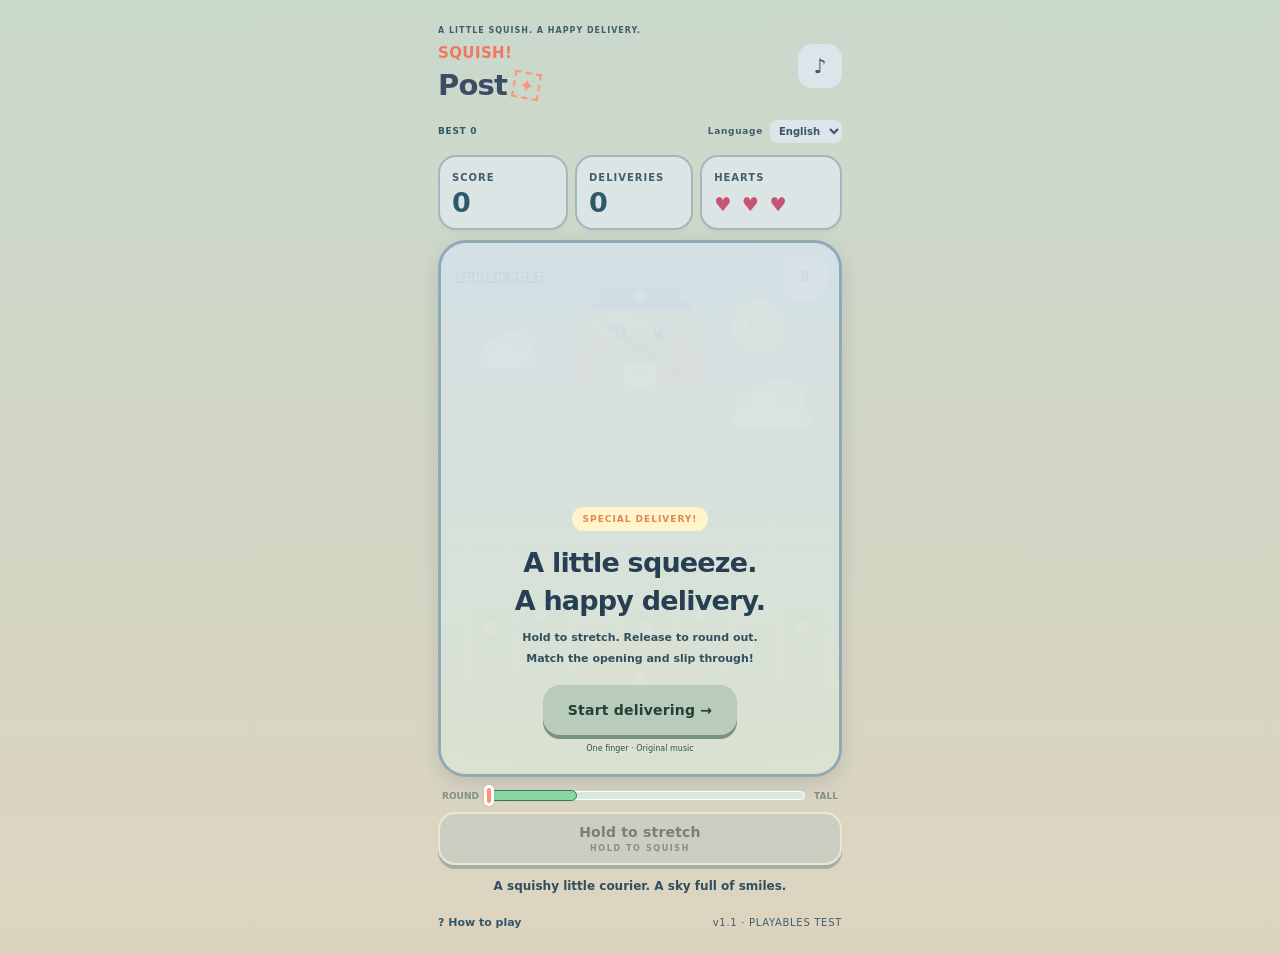
<file: index.html>
<!doctype html><html lang="ja"><meta charset="utf-8"><meta name="viewport" content="width=device-width,initial-scale=1,viewport-fit=cover"><meta name="theme-color" content="#fff4d8"><title>ぷにっと！すきま便 · SQUISH POST</title><link rel="stylesheet" href="style.css?v=sdk1"><link rel="stylesheet" href="quality.css?v=readability1"><body data-quality="1"><section id="startup" role="status"><h2>SQUISH POST</h2><p id="loadText">配達を準備しています… / Loading…</p><button id="retryLoad" hidden>Retry</button></section><main inert><header><div><span class="eyebrow">A LITTLE SQUISH. A HAPPY DELIVERY.</span><h1><small data-t="prefix">ぷにっと！</small><span data-t="title">すきま便</span><span class="stamp">✦</span></h1></div><button id="settings" class="round" aria-label="音の設定 / Sound settings">♪</button></header><div class="utility"><span id="best">BEST 0</span><label>Language <select id="language" aria-label="Language"><option value="ja">日本語</option><option value="en">English</option></select></label></div><section class="hud"><div><small>SCORE</small><strong id="score">0</strong></div><div><small data-t="delivery">おとどけ</small><strong id="delivered">0<em>便</em></strong></div><div><small data-t="hearts">げんき</small><strong id="hearts" class="hearts">♥ ♥ ♥</strong></div></section><section class="stage"><canvas id="game" width="720" height="960" aria-label="長押しで細長く、離すと丸くなる配達員。穴の形に合わせましょう。 / Hold to stretch, release to round out. Match the opening."></canvas><div class="stage-top"><span id="gateLabel">SQUISH POST</span><button id="pause" class="round" aria-label="一時停止 / Pause">Ⅱ</button></div><div id="callout" role="status"></div><div id="welcome"><span class="pill">SPECIAL DELIVERY!</span><h2 data-t="intro">ぷにっと通って、<br>おとどけ！</h2><p data-t="introText">押すと、のっぽ。離すと、まんまる。<br>穴の形に合わせて、ぷにっと通ろう！</p><button id="start" class="primary" data-t="start">しゅっぱつ →</button><small data-t="note">長押しと離すだけ · 音楽つき</small></div></section><div class="meter-wrap"><span data-t="round">まるい</span><div id="meter"><i id="fitRange"></i><b id="needle"></b></div><span data-t="tall">のっぽ</span></div><button id="hold" class="hold" disabled><span id="holdLabel">長押しで、のび〜る</span><small>HOLD TO SQUISH</small></button><p id="hint" role="status"></p><footer><button id="help" data-t="help">? あそび方</button><span>v1.1 · PLAYABLES TEST</span></footer></main><dialog id="dialog"><div id="content"></div><button id="close" class="primary">つづける</button></dialog><script src="https://www.youtube.com/game_api/v1"></script><script src="host.js?v=sdk1"></script><script src="engine.js?v=sdk1"></script><script src="music.js?v=sdk1"></script><script src="game.js?v=readability1"></script></body></html>
</file>
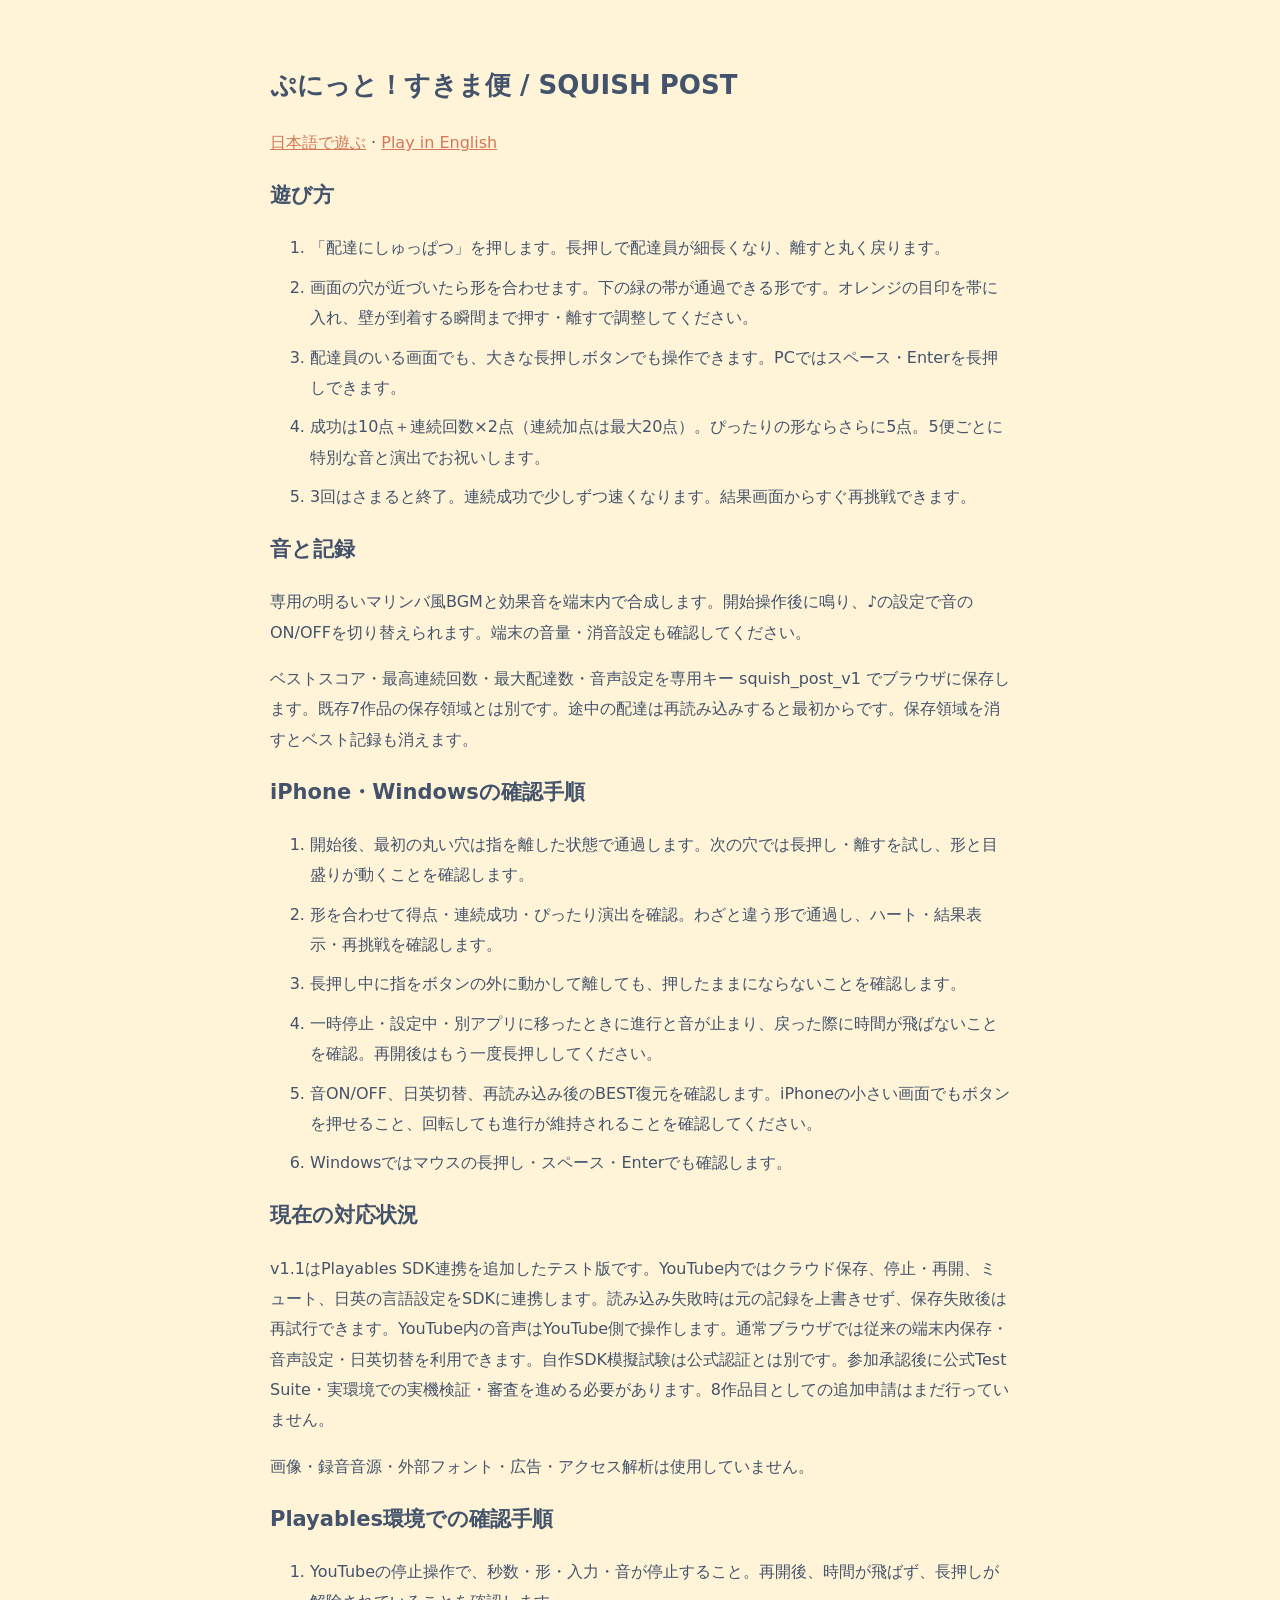
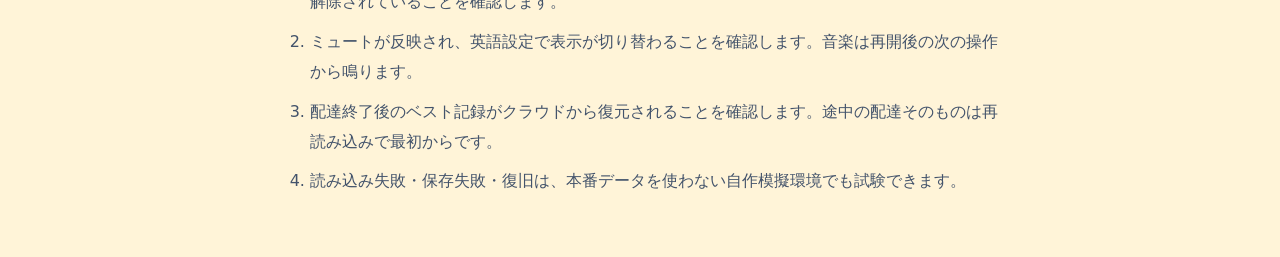
<file: GUIDE.html>
<!doctype html><html lang="ja"><meta charset="utf-8"><meta name="viewport" content="width=device-width,initial-scale=1"><title>ぷにっと！すきま便 · 遊び方と確認手順</title><style>body{font:16px/1.9 system-ui;background:#fff4d8;color:#43536b;max-width:740px;margin:24px auto;padding:20px}h1{font-size:26px}h2{font-size:21px}a{color:#d47758}li{margin-bottom:9px}</style><h1>ぷにっと！すきま便 / SQUISH POST</h1><p><a href="./?lang=ja">日本語で遊ぶ</a> · <a href="./?lang=en">Play in English</a></p><h2>遊び方</h2><ol><li>「配達にしゅっぱつ」を押します。長押しで配達員が細長くなり、離すと丸く戻ります。</li><li>画面の穴が近づいたら形を合わせます。下の緑の帯が通過できる形です。オレンジの目印を帯に入れ、壁が到着する瞬間まで押す・離すで調整してください。</li><li>配達員のいる画面でも、大きな長押しボタンでも操作できます。PCではスペース・Enterを長押しできます。</li><li>成功は10点＋連続回数×2点（連続加点は最大20点）。ぴったりの形ならさらに5点。5便ごとに特別な音と演出でお祝いします。</li><li>3回はさまると終了。連続成功で少しずつ速くなります。結果画面からすぐ再挑戦できます。</li></ol><h2>音と記録</h2><p>専用の明るいマリンバ風BGMと効果音を端末内で合成します。開始操作後に鳴り、♪の設定で音のON/OFFを切り替えられます。端末の音量・消音設定も確認してください。</p><p>ベストスコア・最高連続回数・最大配達数・音声設定を専用キー squish_post_v1 でブラウザに保存します。既存7作品の保存領域とは別です。途中の配達は再読み込みすると最初からです。保存領域を消すとベスト記録も消えます。</p><h2>iPhone・Windowsの確認手順</h2><ol><li>開始後、最初の丸い穴は指を離した状態で通過します。次の穴では長押し・離すを試し、形と目盛りが動くことを確認します。</li><li>形を合わせて得点・連続成功・ぴったり演出を確認。わざと違う形で通過し、ハート・結果表示・再挑戦を確認します。</li><li>長押し中に指をボタンの外に動かして離しても、押したままにならないことを確認します。</li><li>一時停止・設定中・別アプリに移ったときに進行と音が止まり、戻った際に時間が飛ばないことを確認。再開後はもう一度長押ししてください。</li><li>音ON/OFF、日英切替、再読み込み後のBEST復元を確認します。iPhoneの小さい画面でもボタンを押せること、回転しても進行が維持されることを確認してください。</li><li>Windowsではマウスの長押し・スペース・Enterでも確認します。</li></ol><h2>現在の対応状況</h2><p>v1.1はPlayables SDK連携を追加したテスト版です。YouTube内ではクラウド保存、停止・再開、ミュート、日英の言語設定をSDKに連携します。読み込み失敗時は元の記録を上書きせず、保存失敗後は再試行できます。YouTube内の音声はYouTube側で操作します。通常ブラウザでは従来の端末内保存・音声設定・日英切替を利用できます。自作SDK模擬試験は公式認証とは別です。参加承認後に公式Test Suite・実環境での実機検証・審査を進める必要があります。8作品目としての追加申請はまだ行っていません。</p><p>画像・録音音源・外部フォント・広告・アクセス解析は使用していません。</p><h2>Playables環境での確認手順</h2><ol><li>YouTubeの停止操作で、秒数・形・入力・音が停止すること。再開後、時間が飛ばず、長押しが解除されていることを確認します。</li><li>ミュートが反映され、英語設定で表示が切り替わることを確認します。音楽は再開後の次の操作から鳴ります。</li><li>配達終了後のベスト記録がクラウドから復元されることを確認します。途中の配達そのものは再読み込みで最初からです。</li><li>読み込み失敗・保存失敗・復旧は、本番データを使わない自作模擬環境でも試験できます。</li></ol></html>
</file>
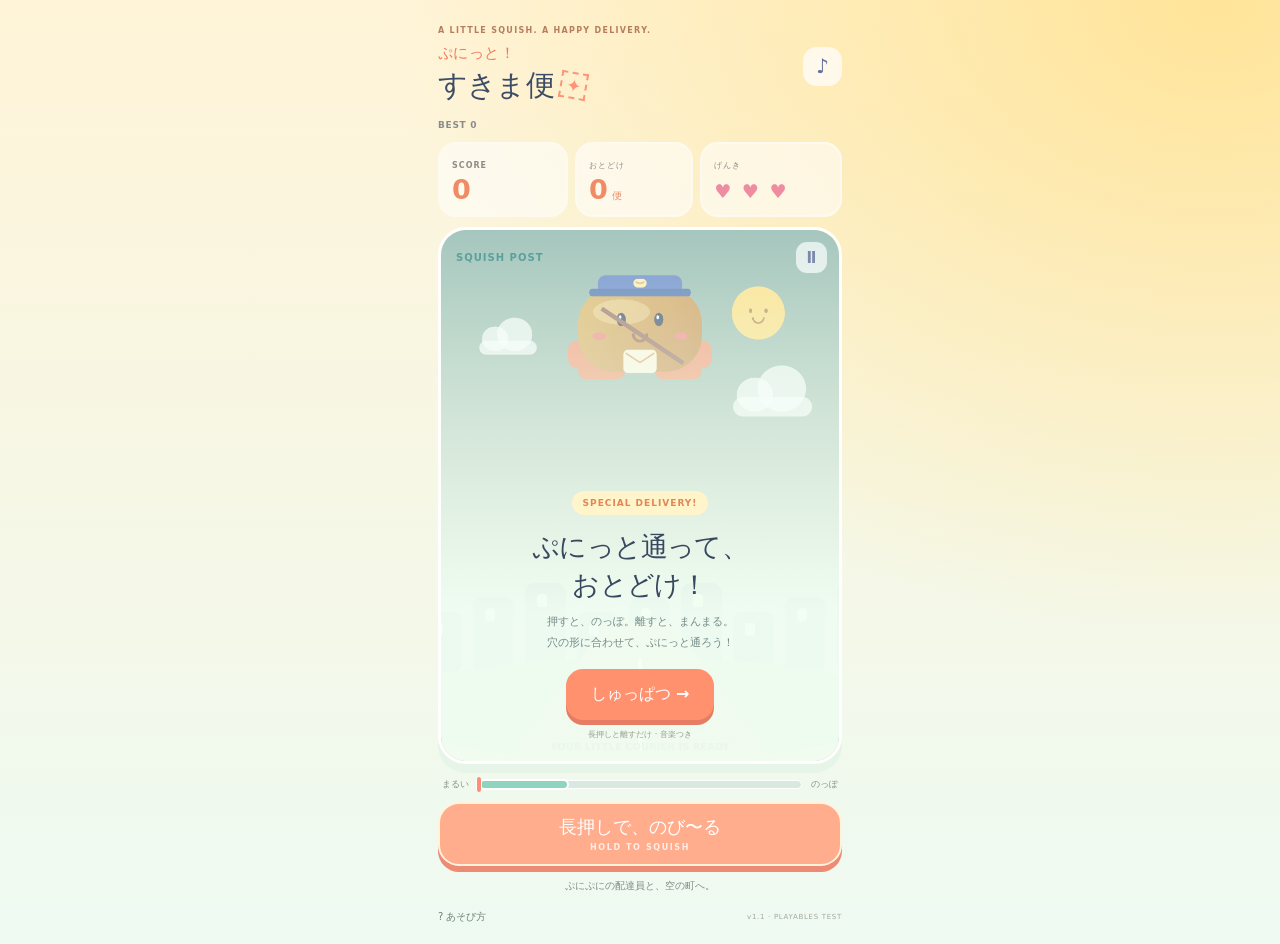
<file: mock-sandbox.html>
<!doctype html><html lang="ja"><meta charset="utf-8"><meta name="viewport" content="width=device-width,initial-scale=1,viewport-fit=cover"><meta name="theme-color" content="#fff4d8"><title>ぷにっと！すきま便 · SQUISH POST</title><link rel="stylesheet" href="style.css?v=sdk1"><body><section id="startup" role="status"><h2>SQUISH POST</h2><p id="loadText">配達を準備しています… / Loading…</p><button id="retryLoad" hidden>Retry</button></section><main inert><header><div><span class="eyebrow">A LITTLE SQUISH. A HAPPY DELIVERY.</span><h1><small data-t="prefix">ぷにっと！</small><span data-t="title">すきま便</span><span class="stamp">✦</span></h1></div><button id="settings" class="round" aria-label="音の設定 / Sound settings">♪</button></header><div class="utility"><span id="best">BEST 0</span><label>Language <select id="language" aria-label="Language"><option value="ja">日本語</option><option value="en">English</option></select></label></div><section class="hud"><div><small>SCORE</small><strong id="score">0</strong></div><div><small data-t="delivery">おとどけ</small><strong id="delivered">0<em>便</em></strong></div><div><small data-t="hearts">げんき</small><strong id="hearts" class="hearts">♥ ♥ ♥</strong></div></section><section class="stage"><canvas id="game" width="720" height="960" aria-label="長押しで細長く、離すと丸くなる配達員。穴の形に合わせましょう。 / Hold to stretch, release to round out. Match the opening."></canvas><div class="stage-top"><span id="gateLabel">SQUISH POST</span><button id="pause" class="round" aria-label="一時停止 / Pause">Ⅱ</button></div><div id="callout" role="status"></div><div id="welcome"><span class="pill">SPECIAL DELIVERY!</span><h2 data-t="intro">ぷにっと通って、<br>おとどけ！</h2><p data-t="introText">押すと、のっぽ。離すと、まんまる。<br>穴の形に合わせて、ぷにっと通ろう！</p><button id="start" class="primary" data-t="start">しゅっぱつ →</button><small data-t="note">長押しと離すだけ · 音楽つき</small></div></section><div class="meter-wrap"><span data-t="round">まるい</span><div id="meter"><i id="fitRange"></i><b id="needle"></b></div><span data-t="tall">のっぽ</span></div><button id="hold" class="hold" disabled><span id="holdLabel">長押しで、のび〜る</span><small>HOLD TO SQUISH</small></button><p id="hint" role="status"></p><footer><button id="help" data-t="help">? あそび方</button><span>v1.1 · PLAYABLES TEST</span></footer></main><dialog id="dialog"><div id="content"></div><button id="close" class="primary">つづける</button></dialog><script src="mock-sdk.js"></script><script src="host.js?v=sdk1"></script><script src="engine.js?v=sdk1"></script><script src="music.js?v=sdk1"></script><script src="game.js?v=sdk1"></script></body></html>
</file>
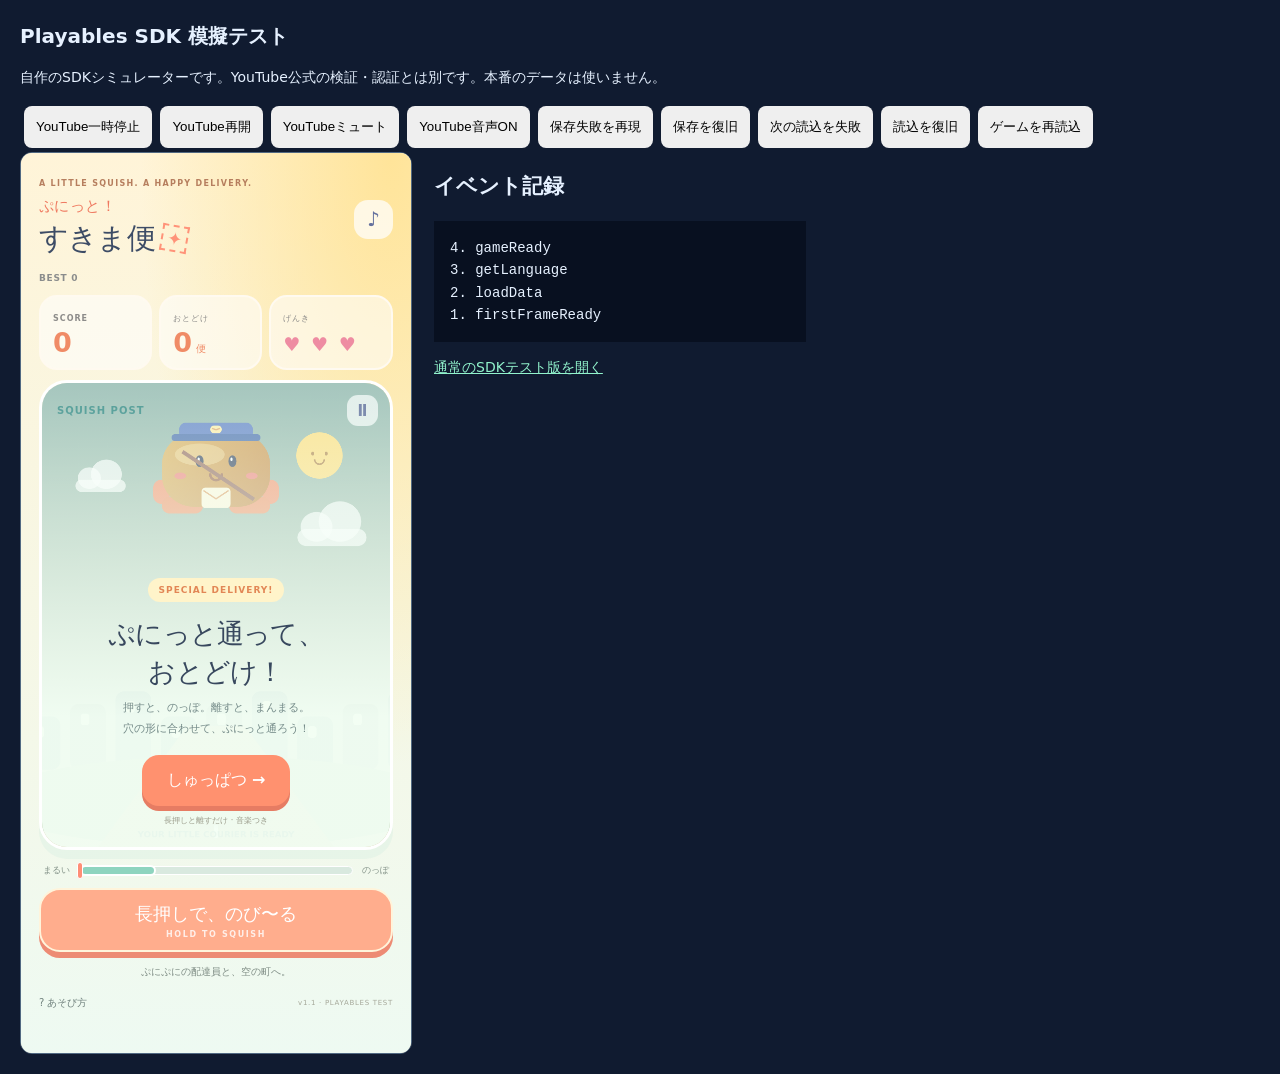
<file: sdk-lab.html>
<!doctype html><html lang="ja"><meta charset="utf-8"><meta name="viewport" content="width=device-width,initial-scale=1"><title>SQUISH POST · SDK模擬テスト</title><style>body{font:14px/1.6 system-ui;background:#101b30;color:#e6f1ff;margin:20px}h1{font-size:20px}button{padding:12px;margin:4px;border:0;border-radius:8px;cursor:pointer}section{display:flex;flex-wrap:wrap;gap:22px}iframe{width:390px;height:900px;border:1px solid #516982;border-radius:12px}pre{white-space:pre-wrap;max-height:500px;overflow:auto;background:#081020;padding:16px;width:340px}a{color:#91f3cc}</style><h1>Playables SDK 模擬テスト</h1><p>自作のSDKシミュレーターです。YouTube公式の検証・認証とは別です。本番のデータは使いません。</p><div id="controls"><button data-command="pause">YouTube一時停止</button><button data-command="resume">YouTube再開</button><button data-command="mute">YouTubeミュート</button><button data-command="unmute">YouTube音声ON</button><button data-command="fail-save">保存失敗を再現</button><button data-command="restore-save">保存を復旧</button><button data-command="fail-load">次の読込を失敗</button><button data-command="restore-load">読込を復旧</button><button id="reload">ゲームを再読込</button></div><section><iframe id="gameFrame" title="SDK模擬環境のゲーム" src="mock-sandbox.html"></iframe><div><h2>イベント記録</h2><pre id="log"></pre><p><a href="index.html">通常のSDKテスト版を開く</a></p></div></section><script src="lab.js?v=1.1"></script></html>
</file>
<file: style.css>
:root{font-family:ui-rounded,"Hiragino Maru Gothic ProN","Yu Gothic",system-ui,sans-serif;color:#38485e;background:#fff4d8;font-synthesis:none}*{box-sizing:border-box}body{margin:0;background:radial-gradient(ellipse at 95% 0,#ffe499,transparent 48%),linear-gradient(#fff4d8,#eefaf2);min-height:100svh}button,select{font:inherit}button{cursor:pointer;-webkit-tap-highlight-color:transparent}button:focus-visible,select:focus-visible{outline:3px solid #6863df;outline-offset:4px}button:disabled{cursor:default}main{max-width:440px;margin:auto;padding:18px 18px max(12px,env(safe-area-inset-bottom))}header{display:flex;justify-content:space-between;align-items:center;gap:8px}.eyebrow{font-size:8px;font-weight:800;letter-spacing:1.3px;color:#b67e5e}h1{font-size:29px;line-height:1.2;margin:7px 0 12px;letter-spacing:-.8px;display:flex;align-items:center;gap:6px;flex-wrap:wrap}h1 small{display:block;width:100%;font-size:15px;letter-spacing:.4px;color:#ef785f}h1 span[data-t=title]{color:#3d4c66}.stamp{display:inline-grid;place-content:center;border:2px dashed #ff9379;width:27px;height:27px;transform:rotate(10deg);font-size:18px;color:#ff9379}.round{border:0;background:#ffffffb8;width:39px;height:39px;border-radius:14px;color:#65719e;font-weight:900;font-size:20px}.utility{display:flex;align-items:center;justify-content:space-between;font-size:9px;font-weight:800;color:#8a8c8c;letter-spacing:.7px;margin:5px 0 12px}.utility label{display:flex;align-items:center;gap:7px}select{border:0;background:#ffffff9e;border-radius:7px;color:#6d7181;padding:5px;font-size:10px}.hud{display:grid;grid-template-columns:1.1fr 1fr 1.2fr;gap:7px;margin-bottom:10px}.hud>div{border:2px solid #fffaf0;border-radius:18px;background:#ffffff8c;padding:9px 12px}.hud small{font-size:8px;font-weight:900;letter-spacing:1px;color:#8c8b89}.hud strong{display:block;font-size:27px;line-height:1.2;margin-top:2px;color:#f08b66}.hud em{font-size:10px;font-style:normal;margin-left:4px}.hud .hearts{font-size:19px;color:#ee8ca2;margin-top:8px;letter-spacing:2px}.stage{position:relative;border:3px solid #fff;border-radius:28px;overflow:hidden;box-shadow:0 9px 0 #c2e4d73b;isolation:isolate}canvas{display:block;width:100%;height:auto;aspect-ratio:360/480;touch-action:none;user-select:none;-webkit-user-select:none}.stage-top{position:absolute;inset:12px 12px auto 15px;display:flex;align-items:center;justify-content:space-between;pointer-events:none}.stage-top>button{pointer-events:auto;width:31px;height:31px;border-radius:11px;font-size:15px}#gateLabel{font-size:10px;font-weight:900;letter-spacing:1px;color:#3c8d89;max-width:78%}#welcome{position:absolute;inset:0;background:linear-gradient(#d8f8ed20,#f3fff5ef 72%);display:flex;flex-direction:column;justify-content:flex-end;align-items:center;text-align:center;padding:20px 14px 21px}.pill{font-size:9px;font-weight:900;letter-spacing:1px;padding:7px 11px;border-radius:20px;color:#e28655;background:#fff4ca}h2{font-size:27px;line-height:1.4;letter-spacing:-.8px;margin:13px 0 8px}#welcome p{font-size:11px;line-height:1.9;margin:0 0 15px;color:#758b89}#welcome small{font-size:8px;margin-top:9px;color:#9a9b8a}.primary{border:0;background:#ff916f;box-shadow:0 5px 0 #e67c63;color:white;font-weight:900;padding:15px 25px;border-radius:17px;min-height:48px}.primary:active{transform:translateY(2px);box-shadow:0 3px 0 #e67c63}#callout{position:absolute;inset:75px 0 auto;text-align:center;font-size:24px;line-height:1.3;color:#ef785f;font-weight:950;text-shadow:0 2px white;pointer-events:none;opacity:0}#callout small{display:block;font-size:11px;letter-spacing:1px;margin-top:5px}.meter-wrap{display:flex;gap:9px;align-items:center;margin:14px 4px 11px;font-size:9px;font-weight:800;color:#849389}#meter{position:relative;height:9px;flex:1;border-radius:10px;background:#d9e9df;border:1px solid white}#fitRange{position:absolute;inset:-2px auto -2px 0;width:28%;border:2px solid white;border-radius:8px;background:#8ed4bf}#needle{position:absolute;top:-5px;width:6px;height:17px;background:#ff8e76;border:1px solid white;border-radius:4px;left:0;transform:translateX(-50%)}.hold{border:2px solid #fff4db;background:#ffad8d;color:#fff;box-shadow:0 6px 0 #ed8b74;display:block;width:100%;min-height:64px;padding:10px;border-radius:21px;font-size:18px;font-weight:900;touch-action:none;user-select:none;-webkit-user-select:none;-webkit-touch-callout:none}.hold small{display:block;font-size:8px;letter-spacing:1.6px;margin-top:4px;opacity:.8}.hold.pressed{background:#948de4;box-shadow:0 3px 0 #7972bf;transform:translateY(3px)}.hold.fit{background:#69bfa8;box-shadow:0 6px 0 #4eaa93}#hint{text-align:center;font-size:10px;line-height:1.6;color:#7e8c84;min-height:17px;margin:12px 0 7px}footer{display:flex;align-items:center;justify-content:space-between;color:#a6a89a;font-size:7px;letter-spacing:.7px}footer button{background:none;border:0;padding:8px 0;color:#70817d;font-size:10px}dialog{border:3px solid white;border-radius:27px;background:#fff7df;padding:25px;max-width:min(90vw,370px);color:#43536b;text-align:center;box-shadow:0 20px 70px #43536b44}dialog::backdrop{background:#52766d55;backdrop-filter:blur(5px)}dialog h2{font-size:24px}dialog p{font-size:12px;line-height:1.9}.setting{display:flex;justify-content:space-between;align-items:center;font-size:14px;font-weight:800;padding:15px 2px}.setting input{width:23px;height:23px;accent-color:#ff916f}.result-score{font-size:68px;font-weight:950;color:#f28c66;line-height:1.2}.result-grid{display:flex;gap:10px;justify-content:center;margin:16px 0 22px;font-size:10px;color:#7e8c84}.result-grid strong{display:block;font-size:23px;color:#6da99f}dialog>.primary{width:100%;margin-top:10px}[hidden]{display:none!important}@media(max-height:820px) and (orientation:portrait){main{padding-top:12px}.eyebrow{font-size:7px}h1{font-size:25px;margin:4px 0 8px}h1 small{font-size:12px}.utility{margin-bottom:8px}.hud>div{padding:7px 11px}.hud strong{font-size:24px}.stage{width:min(100%,calc((100svh - 385px)*360/480));margin-inline:auto}#welcome{padding:12px}#welcome h2{font-size:22px;margin:9px 0}#welcome p{font-size:10px;margin-bottom:11px}#welcome .primary{padding:12px 18px;font-size:12px}.pill{font-size:7px;padding:5px 8px}.meter-wrap{margin:11px 4px 9px}.hold{min-height:59px;font-size:16px}}@media(max-height:650px) and (orientation:portrait){.stage{width:min(100%,calc((100svh - 350px)*360/480))}.hud{margin-bottom:7px}.hud>div{padding:5px 10px}.hud strong{font-size:21px}#welcome .pill,#welcome small{display:none}#welcome h2{font-size:18px;margin:5px}#welcome p{font-size:8px;margin-bottom:8px}.hold{min-height:53px}#hint{margin:10px 0 2px}.stage-top{inset:7px}#gateLabel{font-size:8px}}@media(prefers-reduced-motion:reduce){*{scroll-behavior:auto!important}}

@media(max-height:820px) and (orientation:portrait){#welcome .pill{display:none}}

@media(max-height:650px) and (orientation:portrait){.eyebrow{display:none}main{padding-top:9px}h1{font-size:22px;margin:3px 0 7px}h1 small{font-size:11px}.utility{margin:3px 0 7px}.hud .hearts{font-size:14px;letter-spacing:0;margin-top:6px}.stage{width:min(100%,calc((100svh - 320px)*360/480))}#welcome h2{font-size:15px;line-height:1.4}#welcome .primary{font-size:11px;padding:10px 12px;min-height:40px}#welcome p{font-size:8px;line-height:1.6}.stage-top #gateLabel{font-size:7px}.stage:has(#welcome:not([hidden])) #gateLabel{visibility:hidden}}

#callout{inset:auto 0 137px;font-size:18px}#callout small{font-size:9px}
@media(max-height:650px) and (orientation:portrait){.stage-top{inset:7px 7px auto}}

#startup{position:fixed;inset:0;z-index:40;background:#fff4d8;display:grid;place-content:center;text-align:center;padding:24px}#retryLoad{border:0;border-radius:16px;padding:16px;background:#ffad8d;font:inherit}
</file>
<file: quality.css>
:root{--quality-accent:#b76b43;--quality-sky:#d5f8e7;--quality-warm:#ffe7c0}
/* Quality pass: contrast, hierarchy, touch affordances. No new timers or SDK hooks. */
body{background:radial-gradient(ellipse at 90% 0,var(--quality-warm),transparent 60%),linear-gradient(var(--quality-sky),#f4f8fd);color:#2d405a}main{filter:none}header h1,h1{color:#253e5a;text-shadow:0 1px #fff9}header{gap:12px}.eyebrow{color:#5c6980;font-weight:850;letter-spacing:1px}button,select{font-weight:750}button{transition:transform .1s,box-shadow .1s,filter .1s}button:not(:disabled):active{transform:translateY(2px) scale(.98);filter:brightness(.97)}button:focus-visible,select:focus-visible,input:focus-visible{outline:3px solid var(--quality-accent);outline-offset:3px}button:disabled{cursor:default;filter:saturate(.5);opacity:.55}button.primary,.primary,#jump,#drop,#hold,#bite,#walk{min-height:50px;font-size:14px;letter-spacing:.2px;border-radius:17px;box-shadow:0 4px 0 color-mix(in srgb,var(--quality-accent) 75%,#294151);text-shadow:0 1px #0002}#message,#hint,.hint,.instruction,.gesture-note{color:#385970;font-size:12px;line-height:1.55;font-weight:700}#message,#hint{font-variant-numeric:tabular-nums}.utility,.language-row,footer{color:#526b7b}footer{font-size:10px}footer button{min-height:40px;font-size:11px}dialog{border-color:#fff;background:#fffdf1;box-shadow:0 20px 70px #25385842}dialog h2{color:#2f465e}dialog p{color:#476174;line-height:1.75}.next-goal{padding:10px 13px;border:1px solid #d0dfda;border-radius:12px;background:#edf7eb;color:#325c52!important;font-size:13px!important;font-weight:800}.stage,#field,.board-wrap{box-shadow:0 10px 24px #3b657422,0 3px 0 #fff8}.stage,.field{border-color:#fff}.hud small,.scoreboard small,.stat small{color:#516a77;font-size:10px}.hud strong,.scoreboard strong{font-variant-numeric:tabular-nums}.controls button,[data-dir]{min-height:48px}#powerWord,#echoText,#gateText{color:#3a566b;font-weight:850}#power .sweet,#sweet{background:#ffdb5e;border:2px solid #b6811c}#sun{min-width:48px;min-height:48px}input[type=range]{min-height:42px;accent-color:var(--quality-accent)}.cell.can-place:not(.filled)::after{content:'';position:absolute;width:5px;height:5px;border-radius:50%;background:#365f9bb0;left:calc(50% - 2.5px);top:calc(50% - 2.5px);pointer-events:none}.cell{position:relative}.cell.preview{outline:2px solid #fff;outline-offset:-3px;filter:brightness(1.12)}.cell.line-hint{box-shadow:inset 0 0 0 3px #fff3aa,0 0 12px #ffce5a}.piece.selected{outline:3px solid #6077c8;outline-offset:2px}.piece.blocked{opacity:.6}#pace{font-size:10px;background:#244456eb;color:#fff8dc}#toast,#callout{font-weight:950}#welcome p,#coverText,#intro p{color:#3e6272;font-weight:650}#welcome h2,#coverTitle{color:#294b60}#needle{box-shadow:0 0 0 2px #fff,0 1px 5px #26394f66}#fitRange{background:#89d7a3;border:1px solid #367657}.hearts{color:#c65575!important}.hud>div,.scoreboard>div{border-color:#fff;box-shadow:0 3px 0 #7797a214}button.round,button.icon,#settings,#sound,#pause{min-height:44px;min-width:44px}#best,.best{color:#426475;font-weight:850}
@media(max-height:650px) and (orientation:portrait){#message,#hint,.hint,.instruction,.gesture-note{font-size:10px}.eyebrow{font-size:8px}.primary,button.primary,#jump,#drop,#hold,#bite,#walk{min-height:48px;font-size:12px}footer{font-size:8px}footer button{min-height:32px}.hud small,.scoreboard small{font-size:9px}.controls{gap:6px;margin-top:8px}.controls button{min-height:44px}.stage-top #pause{min-height:36px;min-width:36px}#pace{font-size:8px}}
@media(prefers-reduced-motion:reduce){*,*::before,*::after{animation:none!important;transition:none!important;scroll-behavior:auto!important}}

:root{--calm-top:#c9d9cc;--calm-bottom:#ddd4bf}

/* Readability pass: quieter backgrounds, opaque text surfaces and clear controls. */
html{background:#d9e2e7}body{background:linear-gradient(var(--calm-top),var(--calm-bottom));color:#294456}
h1,header h1,#welcome h2,#coverTitle{color:#263f53;text-shadow:none}
.eyebrow,.kicker,.subtitle,.sub,.muted,.language,.language-row,footer,.utility{color:#425e6b}
button,select{color:#294858;background-color:#dce5e9;border-color:#9fb2bd}
button.primary,.primary,#jump,#drop,#hold,#bite,#walk{background:#b9ccbb;color:#233e35;text-shadow:none;box-shadow:0 4px 0 #789385}
.controls button,[data-dir]{background:#c0d3d8;color:#234856;border:1px solid #879faa}
.controls button small{color:#395967}
#message,#hint,.hint,.hint p,.instruction,.gesture-note{color:#314e60;text-shadow:none}
.stage,#field,.board-wrap{border-color:#91a8b5;box-shadow:0 7px 20px #283e5026}
#welcome,#intro{background:linear-gradient(#d6e2e8f0,#dce3d2f5)}
#welcome p,#coverText,#intro p,#welcome>small,#intro>small{color:#314f5d}
.hud>div,.scoreboard>div,.garden-pill{background:#dce5e6;border-color:#a4b7bd}
.hud small,.scoreboard small,.stat small,.numbers span,.status span{color:#435e6d}
.hud strong,.scoreboard strong,.status strong,.numbers strong,#best,.best{color:#2e5968}
.stage-top span,#pace{background:#294957ed;color:#f1f4ed}
.tag{background:#d1c09a;color:#4a4029}
dialog{background:#dfe7e8;border-color:#a0b4bd;color:#294756}
dialog h2,dialog p,.setting,.settings-row{color:#294756}
.next-goal{background:#cbdcc9;border-color:#9eb59b;color:#2c513e!important}
footer button,#language{color:#355665}
#callout,#toast{text-shadow:0 2px 4px #173447,0 0 3px #173447}
#scene:not(canvas),.playfield,.board{border-color:#91a8b5;box-shadow:0 7px 20px #283e5026}
#cover,#overlay{background:linear-gradient(#d6e2e8ef,#dce3d2f5);color:#294858}
#cover p,#overlay p{color:#314f5d}
.pad button{background:#b9cdd5;border-color:#879faa;color:#234856}
.legend{color:#235f75}.legend span+span{color:#80551e}
#gateLabel{color:#f1f4ed}#pause,#settings,#sound,#audio{color:#35576b;background:#dce5e9}#coverNote{color:#3e5965}
</file>
